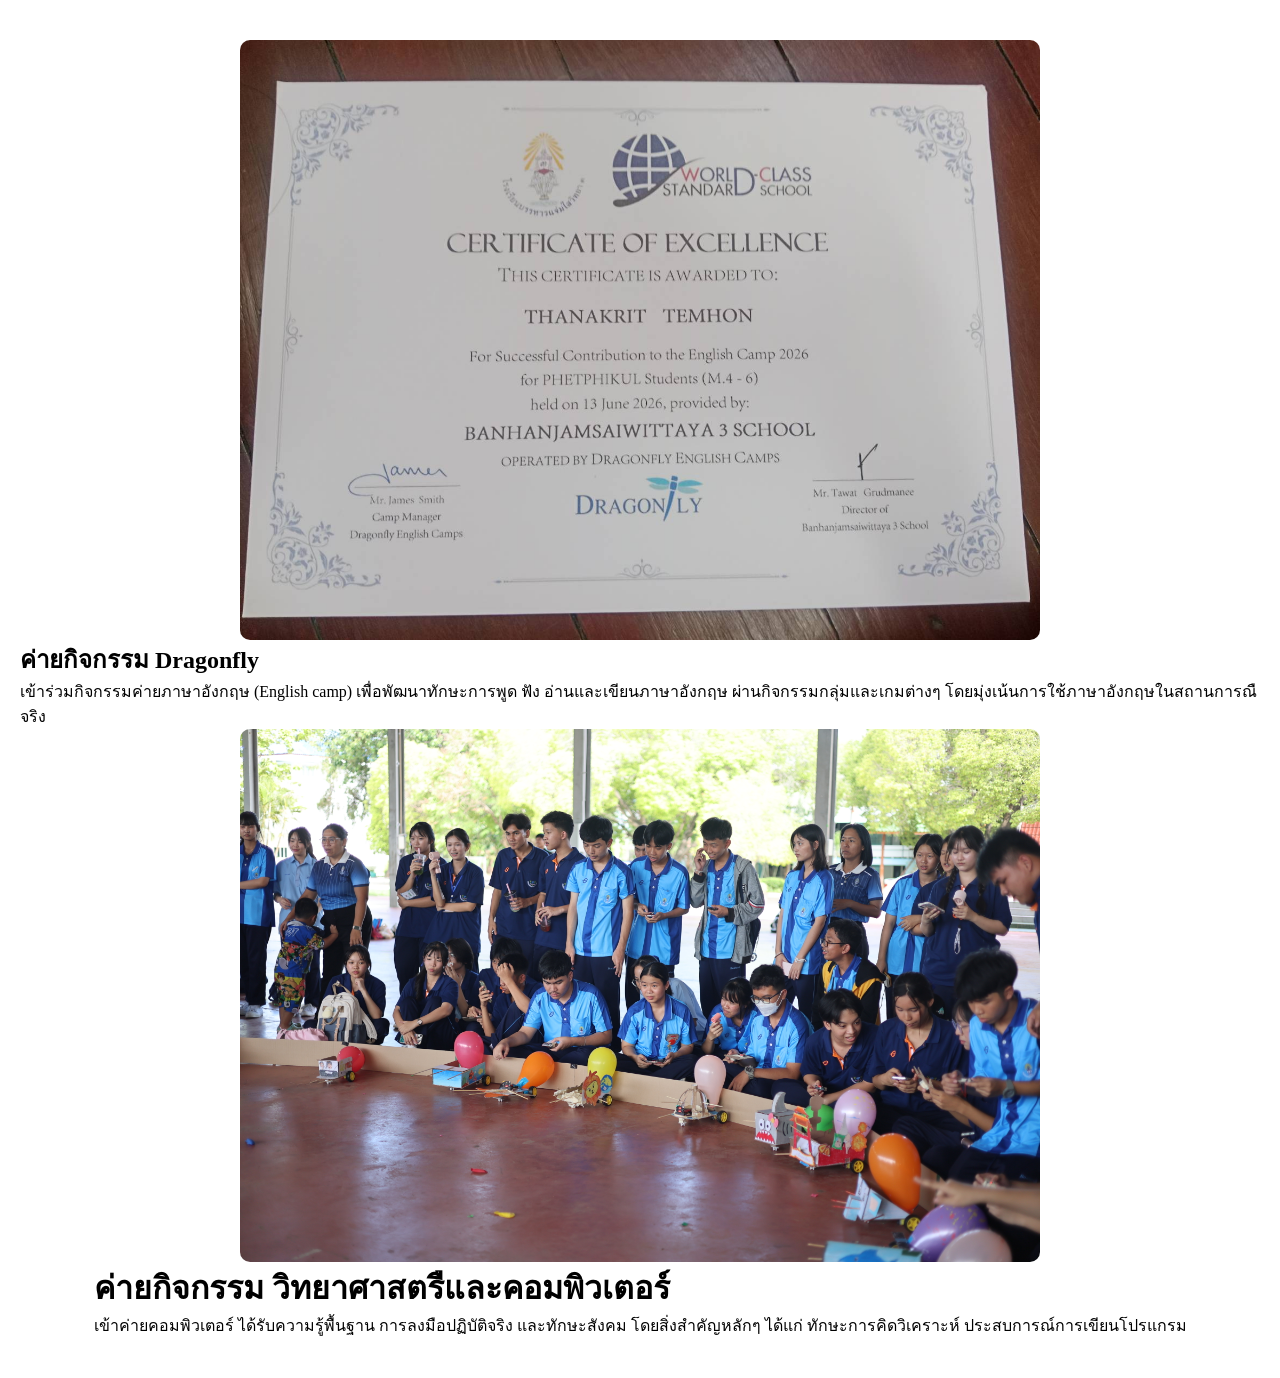
<file: activity.html>
<!DOCTYPE html>
<html lang="en">
<head>
    <meta charset="UTF-8">
    <meta name="viewport" content="width=device-width, initial-scale=1.0">
    <title>ความภาคภูมิใจ</title>
    <link rel="stylesheet"href="activity.css">
</head>
<body>
    <section class="banner">
        <div class="banner-info">
            <img src="img/40730.jpg" alt="">
            <h1>ค่ายกิจกรรม Dragonfly</h1>
            <p>เข้าร่วมกิจกรรมค่ายภาษาอังกฤษ (English camp) เพื่อพัฒนาทักษะการพูด ฟัง อ่านและเขียนภาษาอังกฤษ ผ่านกิจกรรมกลุ่มและเกมต่างๆ โดยมุ่งเน้นการใช้ภาษาอังกฤษในสถานการณืจริง</p>
        </div>
    </section>
    <main>
        <div>
            <img src="img/IMG_0155.JPG" alt="">
            <h1>ค่ายกิจกรรม วิทยาศาสตรืและคอมพิวเตอร์</h1>
            <p>เข้าค่ายคอมพิวเตอร์ ได้รับความรู้พื้นฐาน การลงมือปฏิบัติจริง และทักษะสังคม โดยสิ่งสำคัญหลักๆ ได้แก่ ทักษะการคิดวิเคราะห์ ประสบการณ์การเขียนโปรแกรม</p>
        </div>

    </main>


    
</body>
</html>
</file>
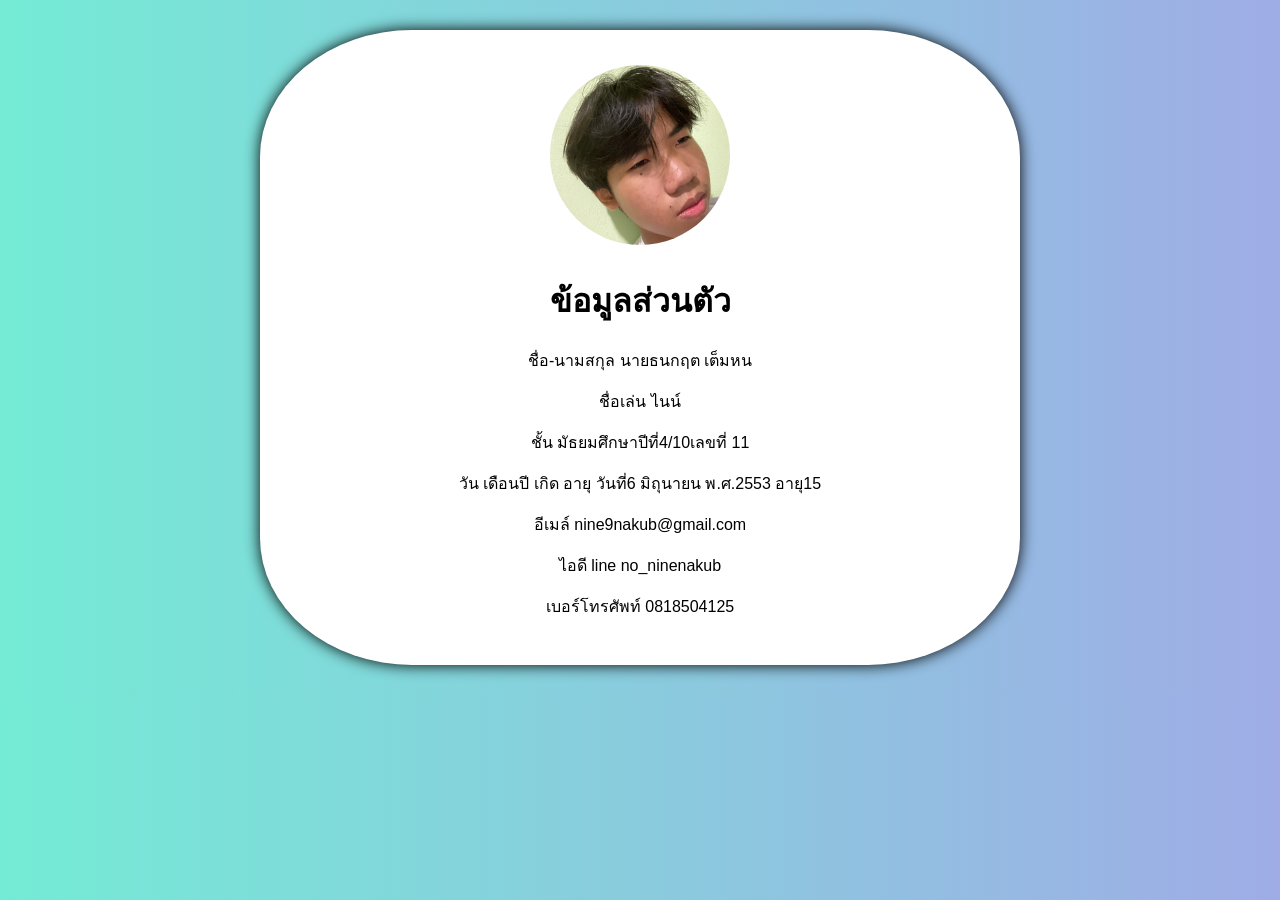
<file: content.html>
<!DOCTYPE html>
<html lang="en">
<head>
    <meta charset="UTF-8">
    <meta name="viewport" content="width=device-width, initial-scale=1.0">
    <title>ข้อมูลติดต่อ</title>
    <link rel="stylesheet" href="css/content-style.css">
</head>
<body>
    <div class="container">
    <img src="img/img.jpg" class="profile">
    <h1>ข้อมูลส่วนตัว</h1>    
        <p>ชื่อ-นามสกุล นายธนกฤต เต็มหน </p>
        <p>ชื่อเล่น ไนน์ </p>
        <p>ชั้น มัธยมศึกษาปีที่4/10เลขที่ 11 </p>
        <p>วัน เดือนปี เกิด อายุ วันที่6 มิถุนายน พ.ศ.2553 อายุ15 </p>
        <p>อีเมล์ nine9nakub@gmail.com </p>
        <p>ไอดี line no_ninenakub </p>
        <p>เบอร์โทรศัพท์ 0818504125 </p>

    </div>
    

    
</body>
</html>
</file>
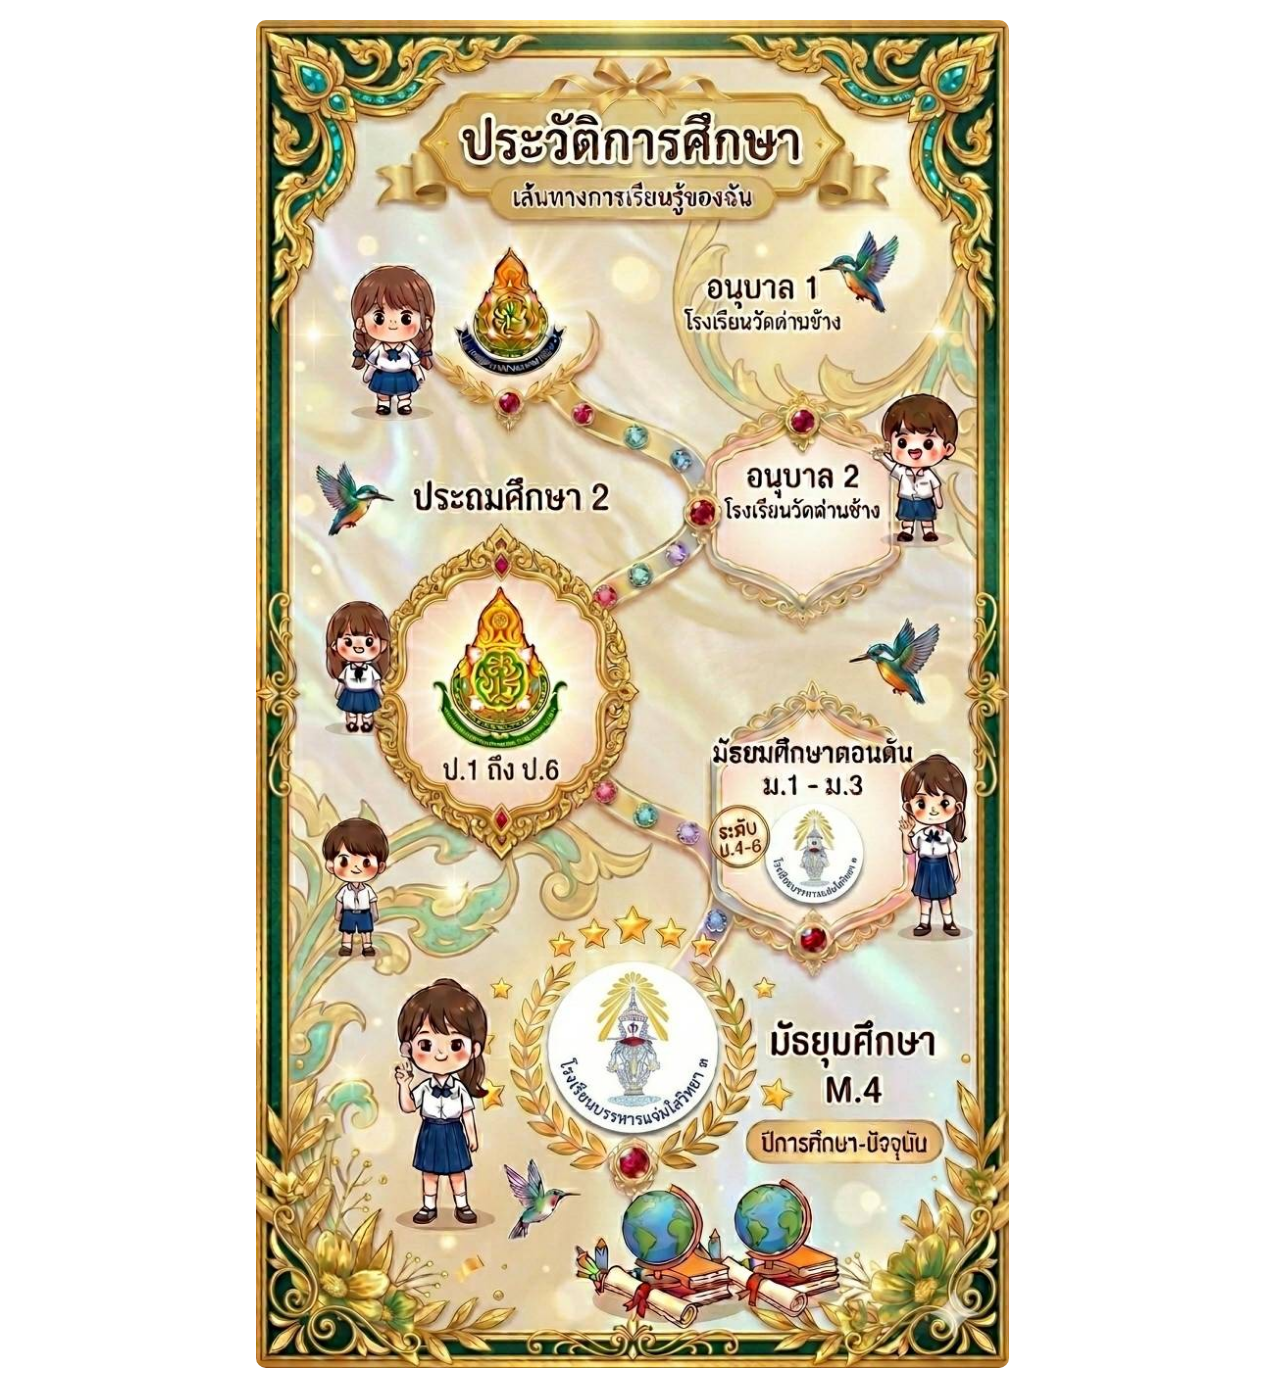
<file: education.html>
<!DOCTYPE html>
<html lang="en">
<head>
    <meta charset="UTF-8">
    <meta name="viewport" content="width=device-width, initial-scale=1.0">
    <title>ประวัติการศึกษา</title>
    <link rel="stylesheet" href="education.css">
</head>
<body>
    <section class="banner">
        <div class="banner-info">
            <img src="img/40444.jpg" alt="">
        </div>
    </section>
   

    
</body>
</html>
</file>
<file: activity.css>
*{
    margin: 0;
    padding: 0;
    box-sizing: border-box;
}
body{
    min-height: 100vh;
    display: flex;
    flex-direction: column;
    align-items: center;
    padding: 40px 20px;
}
.banner{
    display: flex;
    justify-content: center;
    align-items: center;
    width: 100%;
}
 img{
    max-width: 800px;
    width: 90%;
    height: auto;
    display: block;
    margin: 0% auto;
    border-radius: 10px;
    box-shadow: 0 10px 30px rgba(0, 0, 0, 0.15;
}
</file>
<file: css/content-style.css>
body{
    font-family: Arial, Helvetica, sans-serif;
    background: linear-gradient(to right,#74ebd5,#9face6);
    margin: 0;
    padding: 30px;
}
.container{
    max-width: 700px;
    margin: auto;
    background-color: white;
    padding: 30px;
    border-radius: 20%;
    box-shadow: 0 0 15px rgba(0, 0, 0, 2);
    text-align: center;

}
img{
    width: 180px;
    height: 180px;
    border-radius: 50%;
    border: 5px solid #ffffff;
    object-fit: cover ;
}
hi{
    color: antiquewhite;
}
.info{
    text-align: left;
    margin-top: 20px;
    line-height: 2;
    font-size: 18px;
}
span{
    font-weight: bold;
    color: azure;
}
</file>
<file: education.css>
*{
    margin: 0%;
    padding: 0;
    box-sizing: border-box;
}
body{
    min-height: 100vh;
    display: flex;
    justify-content: center;
    align-items: center;
    padding: 20px;
}
.banner{
    display: flex;
    justify-content: center;
    align-items: center;
}
.banner img{
    max-width: 1400pX;
    width: 98%;
    height: auto;
    border-radius: 10px;
    box-shadow: 0 10px 30px rgba(0, 0, 0, 0,15;
}
</file>
